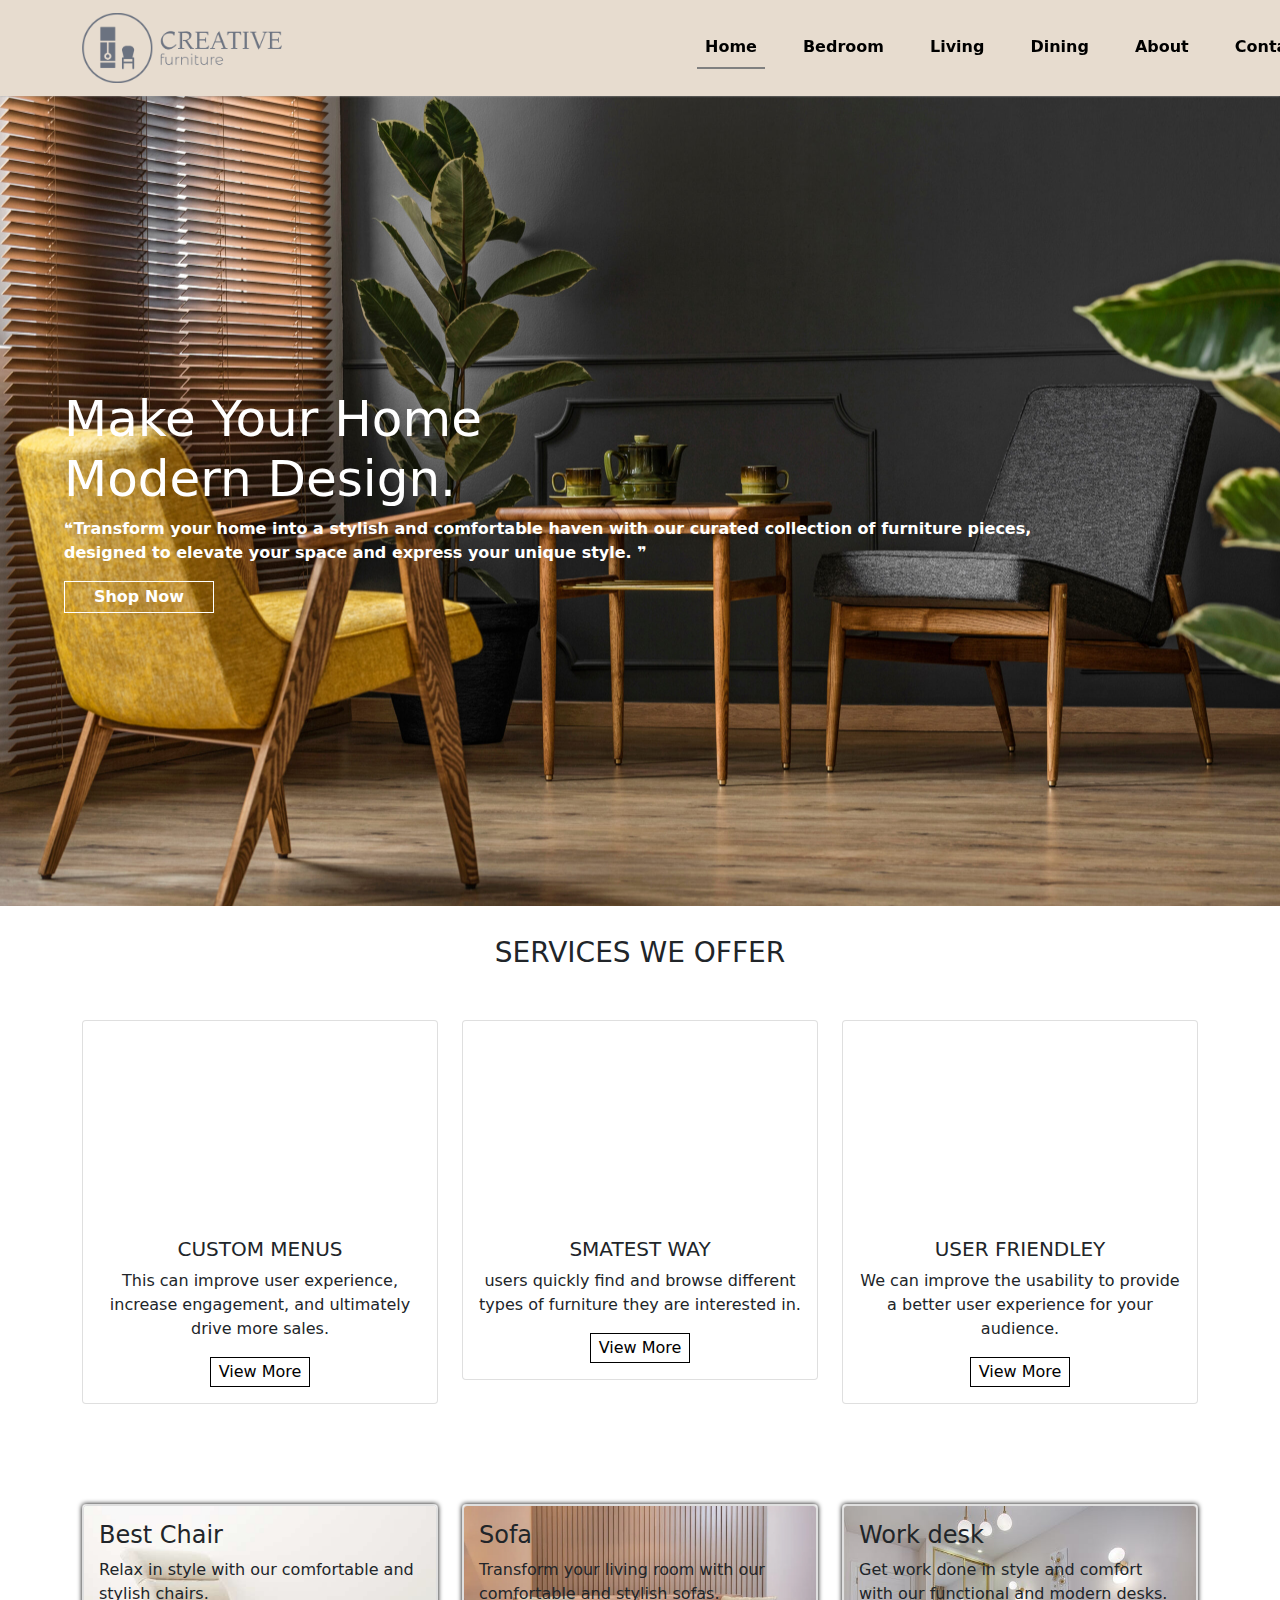
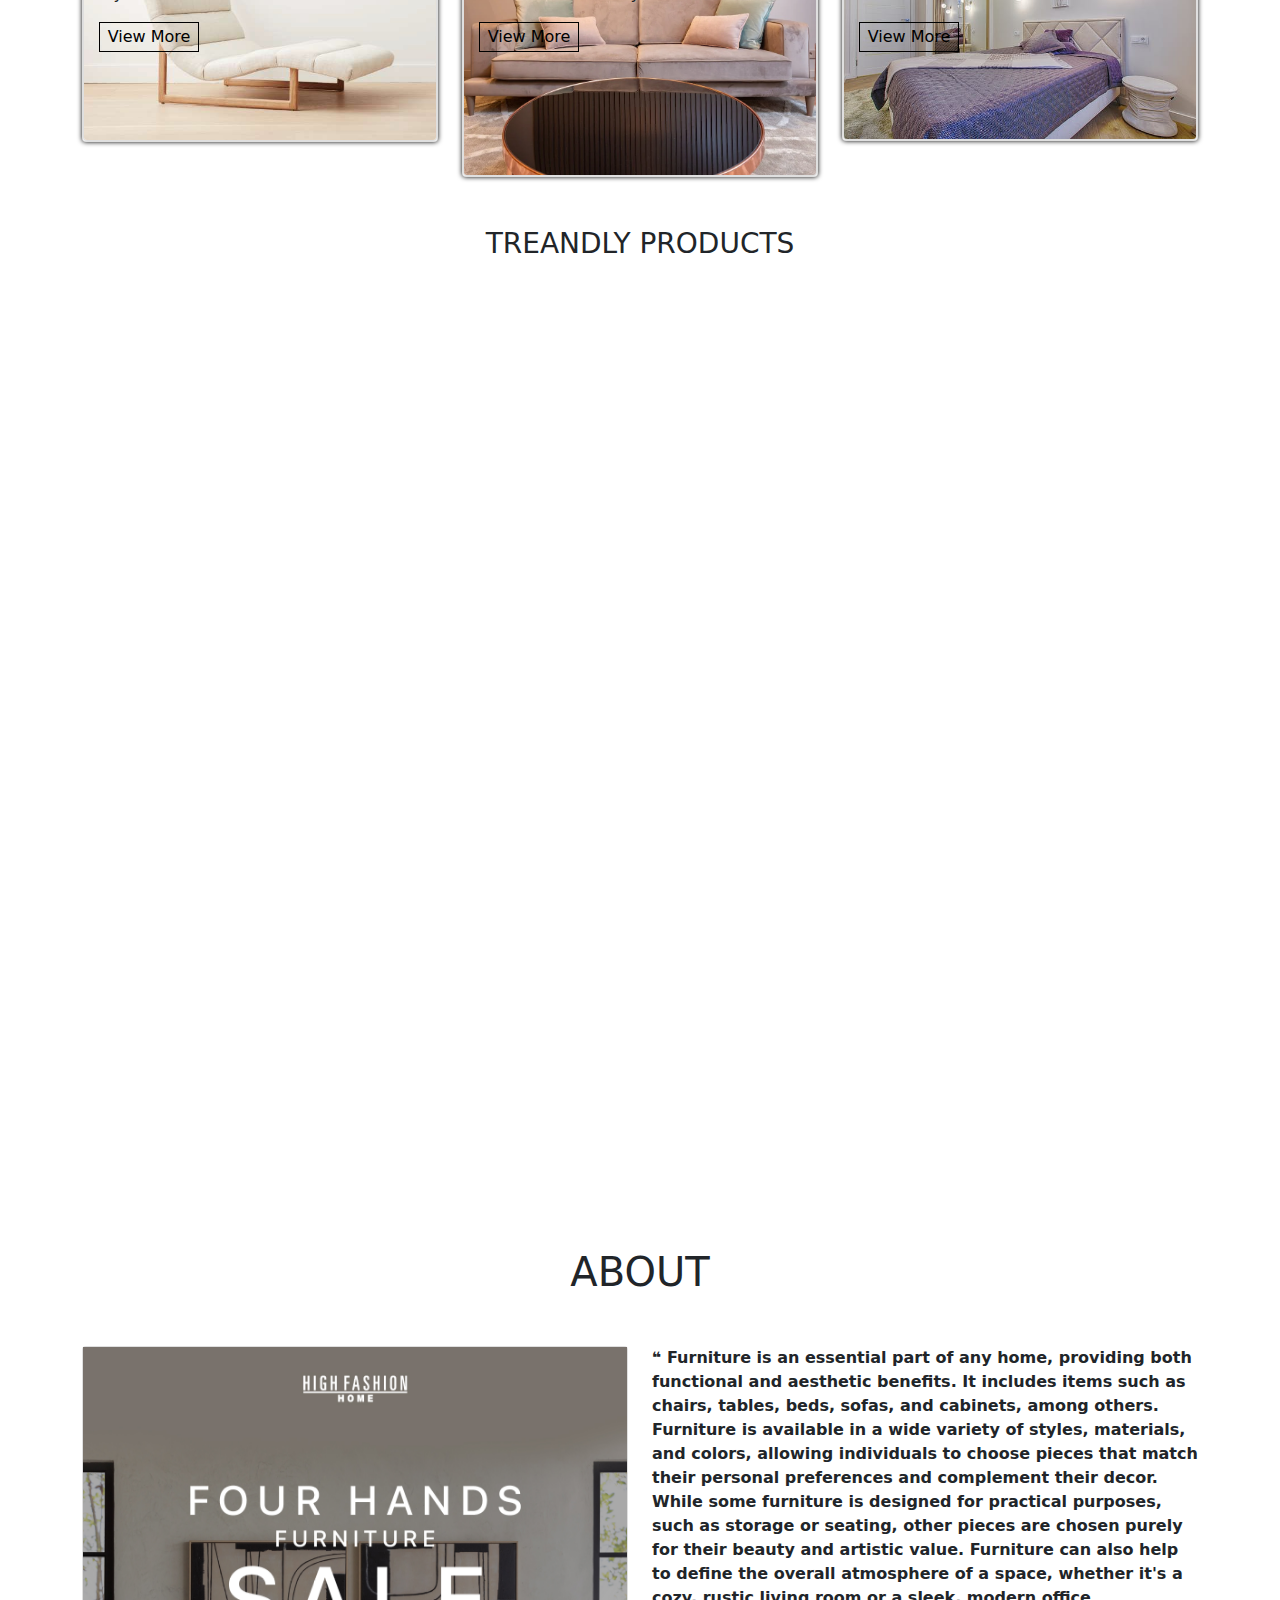
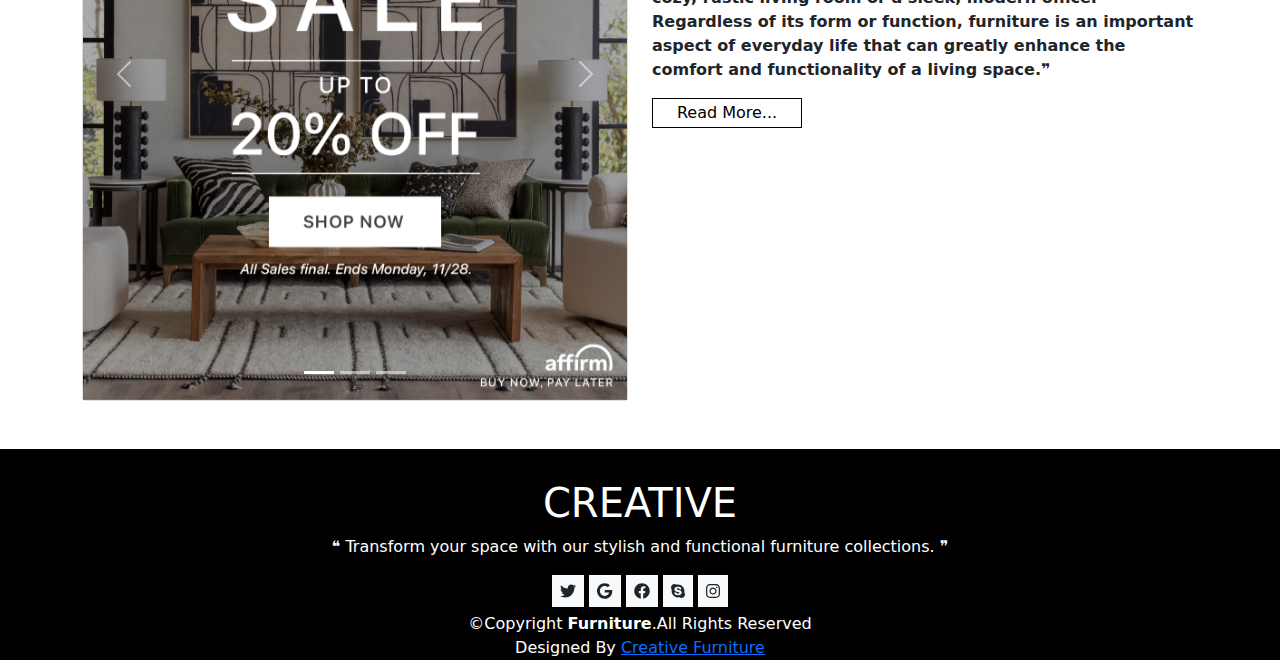
<file: index.html>
<!DOCTYPE html>
<html lang="en">

<head>
    <meta charset="UTF-8">
    <meta http-equiv="X-UA-Compatible" content="IE=edge">
    <meta name="viewport" content="width=device-width, initial-scale=1.0">
    <title>Home page</title>
    <link rel="stylesheet" href="./css/Home.css">
    <link href="./bootstrap/bootstrap.min.css" rel="stylesheet">
    <!--icons-->
    <link href="./fontawesome/css/all.min.css">
    <!--icons-->
    <link href="https://unpkg.com/aos@2.3.1/dist/aos.css" rel="stylesheet">
    <script src="https://unpkg.com/aos@2.3.1/dist/aos.js"></script>
</head>

<body>
    <div class="sticky-nav">
        <nav class="navbar navbar-expand-md navbar-color" id="navbar-color">
            <div class="container">
                <a class="navbar-brand" href="/">
                    <img src="./photoicon/logo.png" alt="" width="200">
                </a>
                <button class="navbar-toggler" type="button" data-bs-toggle="collapse"
                    data-bs-target="#navbarNavDropdown" aria-controls="navbarNavDropdown" aria-expanded="false"
                    aria-label="Toggle navigation">
                    <span class="navbar-toggler-icon"></span>
                </button>
                <div class="collapse navbar-collapse" id="navbarNavDropdown">
                    <ul class="navbar-nav" style="margin-left: 41%;">
                        <li class="nav-item">
                            <a class="nav-link" style="border-bottom: 2px solid grey" href="index.html">Home</a>
                        </li>
                        <li class="nav-item">
                            <a class="nav-link" href="./Badroom.html">Bedroom</a>
                        </li>
                        <li class="nav-item">
                            <a class="nav-link" href="./Living.html">Living</a>
                        </li>
                        <li class="nav-item">
                            <a class="nav-link" href="./dining.html">Dining</a>
                        </li>
                        <li class="nav-item">
                            <a class="nav-link" href="./about.html">About</a>
                        </li>
                        <li class="nav-item">
                            <a class="nav-link" href="contact.html">Contact</a>
                        </li>
                    </ul>
                </div>
            </div>
        </nav>
    </div>
    <div class="main_content d-flex align-items-center">
        <div class="content" style="color: white;">
            <h1>Make Your Home
                <br>Modern Design.
            </h1>
            <b>
                <p>&#10077;Transform your home into a stylish and comfortable haven with our curated collection of
                    furniture
                    pieces,
                    <br> designed to elevate your space and express your unique style. &#10078
                </p>
            </b>
            <div id="btn1">
                <button style="color: white;">Shop Now</button>
            </div>
        </div>
    </div>

    <div class="container">
        <h3 class="text-center" style="padding-top: 30px;">SERVICES WE OFFER </h3>
        <div class="row" style="margin-top: 50px;">
            <div class="col-md-4 py-3 py-md-0">
                <div class="card">
                    <img src="./photoicon/living4.jpeg" data-aos="zoom-in" alt="" class="card image-top" height="200">
                    <div class="card-body">
                        <h5 class="card-titel text-center">CUSTOM MENUS</h5>
                        <p class="text-center"> This can improve user experience, increase engagement, and ultimately
                            drive
                            more sales.
                        </p>
                        <div class="text-center btn2">
                            <button>View More</button>
                        </div>
                    </div>
                </div>
            </div>
            <div class="col-md-4 py-3 py-md-0">
                <div class="card">
                    <img src="./photoicon/living2.jpeg" data-aos="zoom-in" alt="" class="card image-top" height="200px">
                    <div class="card-body">
                        <h5 class="card-titel text-center">SMATEST WAY</h5>
                        <p class="text-center"> users quickly find and browse different types of furniture they are
                            interested in.</p>
                        <div class="text-center btn2">
                            <button>View More</button>
                        </div>
                    </div>
                </div>
            </div>
            <div class="col-md-4 py-3 py-md-0">
                <div class="card">
                    <img src="./photoicon/living.jpeg" data-aos="zoom-in" alt="" class="card image-top" height="200px">
                    <div class="card-body">
                        <h5 class="card-titel text-center">USER FRIENDLEY</h5>
                        <p class="text-center">We can improve the usability to provide a
                            better user experience for your audience.</p>
                        <div class="text-center btn2">
                            <button>View More</button>
                        </div>
                    </div>
                </div>
            </div>
        </div>
    </div>
    <div class="container">
        <div class="row" style="margin-top: 100px;">
            <div class="col-md-4 py-3 py-md-0">
                <div class="card tpc">
                    <img src="./photoicon/chair3.jpg" alt="" class="card image-top img-fluid">
                    <div class="card-img-overlay">
                        <h4 class="card-titel">Best Chair</h4>
                        <p class="card-text">Relax in style with our comfortable and stylish chairs.</p>
                        <div class="btn2">
                            <button>View More</button>
                        </div>
                    </div>
                </div>
            </div>
            <div class="col-md-4 py-3 py-md-0">
                <div class="card tpc">
                    <img src="./photoicon/sofa8.webp" alt="" class="card image-top img-fluid">
                    <div class="card-img-overlay">
                        <h4 class="card-titel">Sofa</h4>
                        <p class="card-text">Transform your living room with our comfortable and stylish sofas.</p>
                        <div class="btn2">
                            <button>View More</button>
                        </div>
                    </div>
                </div>
            </div>
            <div class="col-md-4 py-3 py-md-0">
                <div class="card tpc">
                    <img src="./photoicon/bed2.jpeg" alt="" class="card image-top img-fluid">
                    <div class="card-img-overlay">
                        <h4 class="card-titel">Work desk</h4>
                        <p class="card-text">Get work done in style and comfort with our functional and modern desks.
                        </p>
                        <div class="btn2">
                            <button>View More</button>
                        </div>
                    </div>
                </div>
            </div>
        </div>
    </div>
    <div class="container">
        <h3 class="text-center" style="margin-top: 50px;">TREANDLY PRODUCTS</h3>
        <div class="row" style="margin-top: 50px;">
            <div class="col-md-3 py-md-0 mt-5">
                <div class="card c" data-aos="fade-down-left">
                    <img src="./photoicon/sofa1.jpg" height="250" alt="" class="card image-top">
                    <div class="card-body">
                        <h3 class="card-titel text-center">Best Sofa</h3>
                        <p class="card-text text-center">₹50,000</p>
                        <div class="btn3">
                            <button>Shop Now</button>
                        </div>
                    </div>
                </div>
            </div>
            <div class="col-md-3 py-md-0 mt-5">
                <div class="card c" data-aos="fade-down-left">
                    <img src="./photoicon/sofa2.jpg" height="250" alt="" class="card image-top">
                    <div class="card-body">
                        <h3 class="card-titel text-center">New Sofa</h3>
                        <p class="card-text text-center">₹47,560</p>
                        <div class="btn3">
                            <button>Shop Now</button>
                        </div>
                    </div>
                </div>
            </div>
            <div class="col-md-3 py-md-0 mt-5">
                <div class="card c" data-aos="fade-down-left">
                    <img src="./photoicon/sofa6.webp" height="250" alt="" class="card image-top">
                    <div class="card-body">
                        <h3 class="card-titel text-center">New Sofa</h3>
                        <p class="card-text text-center">₹52,250</p>
                        <div class="btn3">
                            <button>Shop Now</button>
                        </div>
                    </div>
                </div>
            </div>
            <div class="col-md-3 py-md-0 mt-5">
                <div class="card c" data-aos="fade-down-left">
                    <img src="./photoicon/sofa5.webp" height="250" alt="" class="card image-top">
                    <div class="card-body">
                        <h3 class="card-titel text-center">Modern Sofa</h3>
                        <p class="card-text text-center">₹56,540</p>
                        <div class="btn3">
                            <button>Shop Now</button>
                        </div>
                    </div>
                </div>
            </div>
            <div class="col-md-3 py-md-0 mt-5">
                <div class="card c" data-aos="fade-down-right">
                    <img src="./photoicon/chair1.webp" height="250" alt="" class="card image-top">
                    <div class="card-body">
                        <h3 class="card-titel text-center">Best chair</h3>
                        <p class="card-text text-center">₹10,000</p>
                        <div class="btn3">
                            <button>Shop Now</button>
                        </div>
                    </div>
                </div>
            </div>
            <div class="col-md-3 py-md-0 mt-5">
                <div class="card c" data-aos="fade-down-right">
                    <img src="./photoicon/chair2.jfif" height="250" alt="" class="card image-top">
                    <div class="card-body">
                        <h3 class="card-titel text-center">Hanging Chair</h3>
                        <p class="card-text text-center">₹14,250</p>
                        <div class="btn3">
                            <button>Shop Now</button>
                        </div>
                    </div>
                </div>
            </div>
            <div class="col-md-3 py-md-0 mt-5">
                <div class="card c" data-aos="fade-down-right">
                    <img src="./photoicon/chair3.jpg" height="250" alt="" class="card image-top">
                    <div class="card-body">
                        <h3 class="card-titel text-center">New Chair</h3>
                        <p class="card-text text-center">₹12000</p>
                        <div class="btn3">
                            <button>Shop Now</button>
                        </div>
                    </div>
                </div>
            </div>
            <div class="col-md-3 py-md-0 mt-5">
                <div class="card c" data-aos="fade-down-right">
                    <img src="./photoicon/chair4.webp" height="250" alt="" class="card image-top">
                    <div class="card-body">
                        <h3 class="card-titel text-center">Sofa chair</h3>
                        <p class="card-text text-center">₹9,560</p>
                        <div class="btn3">
                            <button>Shop Now</button>
                        </div>
                    </div>
                </div>
            </div>
        </div>
    </div>
    <div class="container">
        <h1 class="text-center" style="margin-top: 50px;">ABOUT</h1>
        <div class="row" style="margin-top: 50px;">
            <div class="col-md-6 py-md-0">
                <div class="card">
                    <div id="carouselExampleIndicators" class="carousel slide" data-bs-ride="carousel">
                        <div class="carousel-indicators">
                            <button type="button" data-bs-target="#carouselExampleIndicators" data-bs-slide-to="0"
                                class="active" aria-current="true" aria-label="Slide 1"></button>
                            <button type="button" data-bs-target="#carouselExampleIndicators" data-bs-slide-to="1"
                                aria-label="Slide 2"></button>
                            <button type="button" data-bs-target="#carouselExampleIndicators" data-bs-slide-to="2"
                                aria-label="Slide 3"></button>
                        </div>
                        <div class="carousel-inner">
                            <div class="carousel-item active">
                                <img src="./photoicon/n10.jpeg" class="d-block w-100" alt="...">
                            </div>
                            <div class="carousel-item">
                                <img src="./photoicon/saleBanner.jpeg" class="d-block w-100" alt="...">
                            </div>
                            <div class="carousel-item">
                                <img src="./photoicon/n30.jpeg" class="d-block w-100" alt="...">
                            </div>
                        </div>
                        <button class="carousel-control-prev" type="button" data-bs-target="#carouselExampleIndicators"
                            data-bs-slide="prev">
                            <span class="carousel-control-prev-icon" aria-hidden="true"></span>
                            <span class="visually-hidden">Previous</span>
                        </button>
                        <button class="carousel-control-next" type="button" data-bs-target="#carouselExampleIndicators"
                            data-bs-slide="next">
                            <span class="carousel-control-next-icon" aria-hidden="true"></span>
                            <span class="visually-hidden">Next</span>
                        </button>
                    </div>
                </div>
            </div>
            <div class="col-md-6 py-3 py-md-0">
                <b>
                    <p>&#10077 Furniture is an essential part of any home, providing both functional and aesthetic
                        benefits.
                        It includes
                        items such as chairs, tables, beds, sofas, and cabinets, among others. Furniture is available in
                        a wide
                        variety of styles, materials, and colors, allowing individuals to choose pieces that match their
                        personal
                        preferences and complement their decor. While some furniture is designed for practical purposes,
                        such as
                        storage or seating, other pieces are chosen purely for their beauty and artistic value.
                        Furniture can
                        also
                        help to define the overall atmosphere of a space, whether it's a cozy, rustic living room or a
                        sleek,
                        modern
                        office. Regardless of its form or function, furniture is an important aspect of everyday life
                        that can
                        greatly
                        enhance the comfort and functionality of a living space.&#10078</p>
                </b>
                <div id="btn4">
                    <button>Read More...</button>
                </div>
            </div>
        </div>
    </div>
    <button type="button" title="Back To Top" class="btn rounded-circle border btn-lg" id="back-top">
        <i class="fas fa-arrow-up"></i>
    </button>
    <!--footer-->
    <footer id="footer" class="mt-5">
        <h1 class="text-center">CREATIVE</h1>
        <p class="text-center">&#10077 Transform your space with our stylish and functional furniture collections.
            &#10078</p>
        <div class="icons text-center">
            <a
                href="https://twitter.com/i/flow/login?input_flow_data=%7B%22requested_variant%22%3A%22eyJsYW5nIjoiZW4ifQ%3D%3D%22%7D"><i
                    class="fa-brands fa-twitter bg-light text-dark p-2"></i></a>
            <a href="https://www.google.com/"><i class="fa-brands fa-google bg-light text-dark p-2"></i></a>
            <a href="#"><i class="fa-brands fa-facebook bg-light text-dark p-2"></i></a>
            <a href="#"><i class="fa-brands fa-skype bg-light text-dark p-2"></i></a>
            <a href="#"><i class="fa-brands fa-instagram bg-light text-dark p-2"></i></a>
        </div>
        <div class="copright text-center" style="color: white;">
            &copy;Copyright <strong><span>Furniture</span></strong>.All Rights Reserved
        </div>
        <div class="credite text-center">
            Designed By <a href="">Creative Furniture</a>
        </div>
    </footer>

    <!--footer-->

    <script src="./fontawesome/js/all.min.js"></script>
    <script src="./bootstrap/bootstrap.min.js"></script>
    <script src="./css/script.js"></script>
</body>
<script>
    AOS.init();
</script>

</html>
</file>
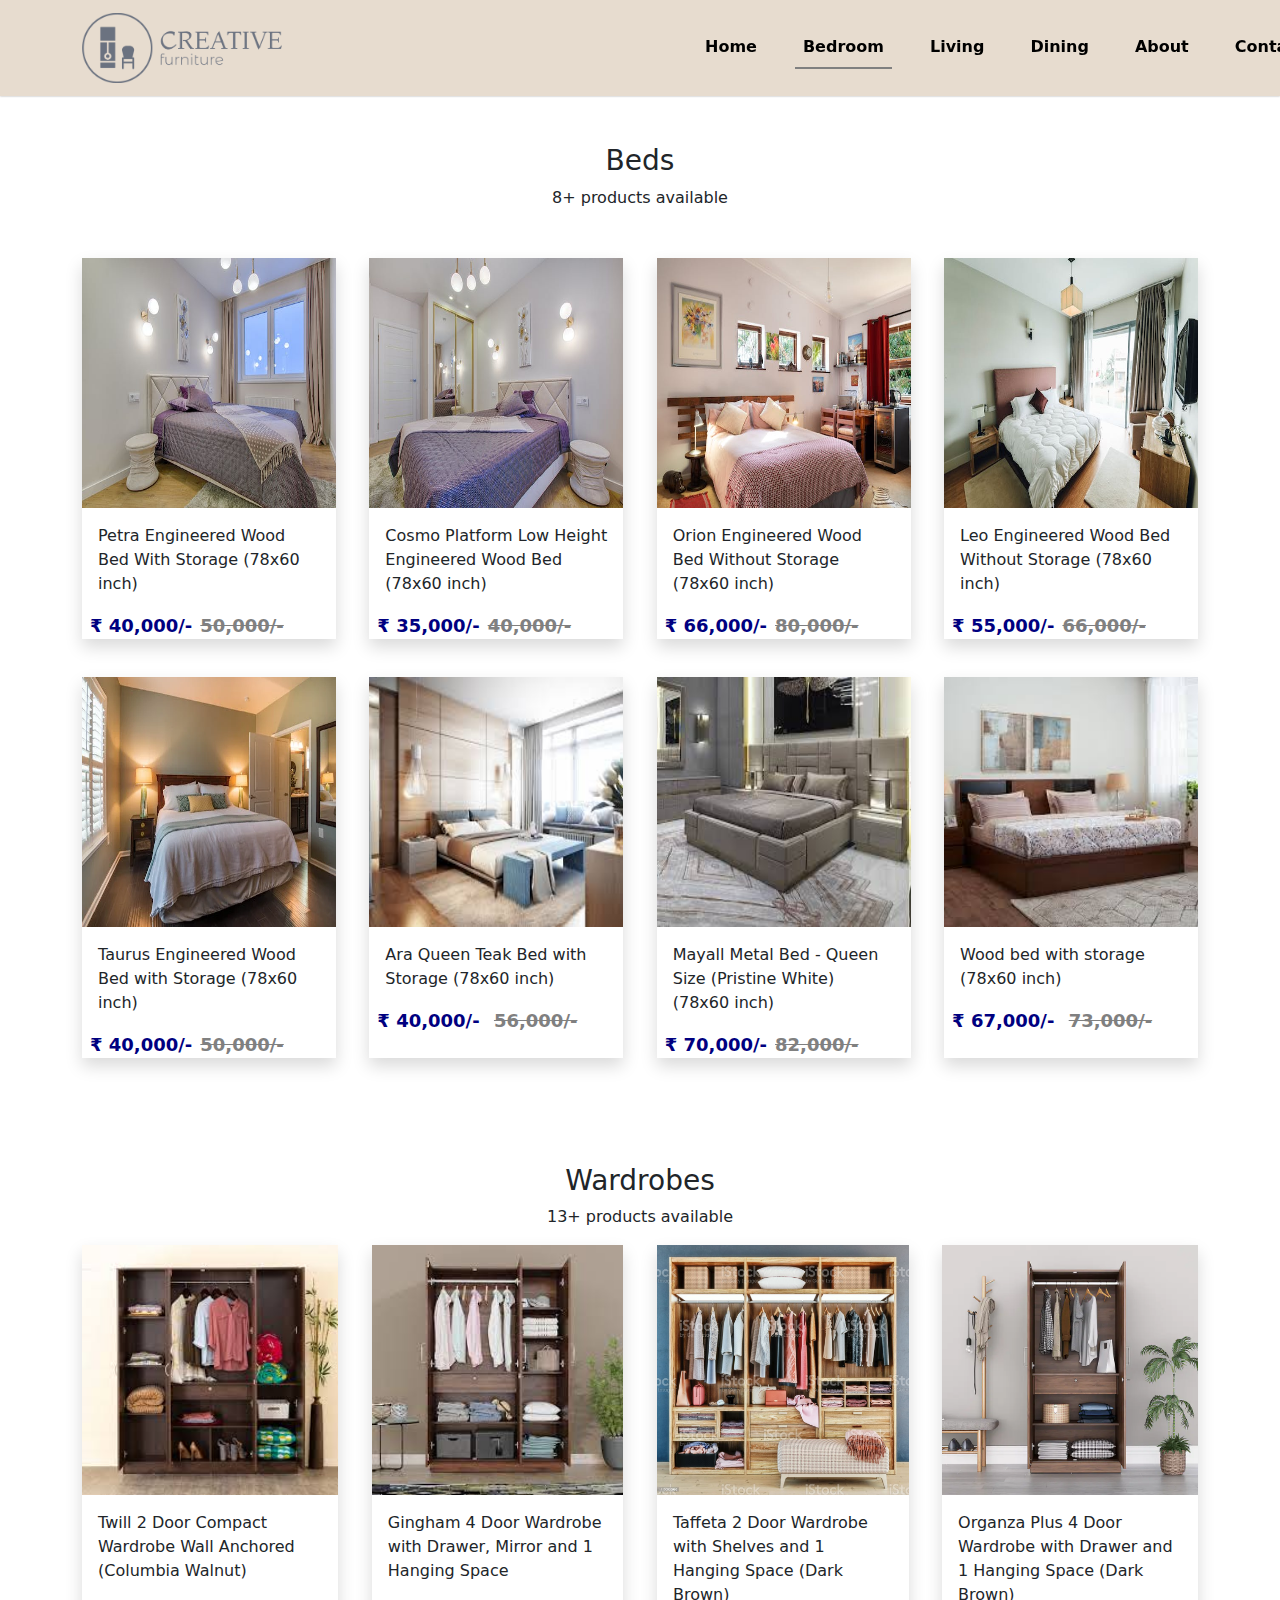
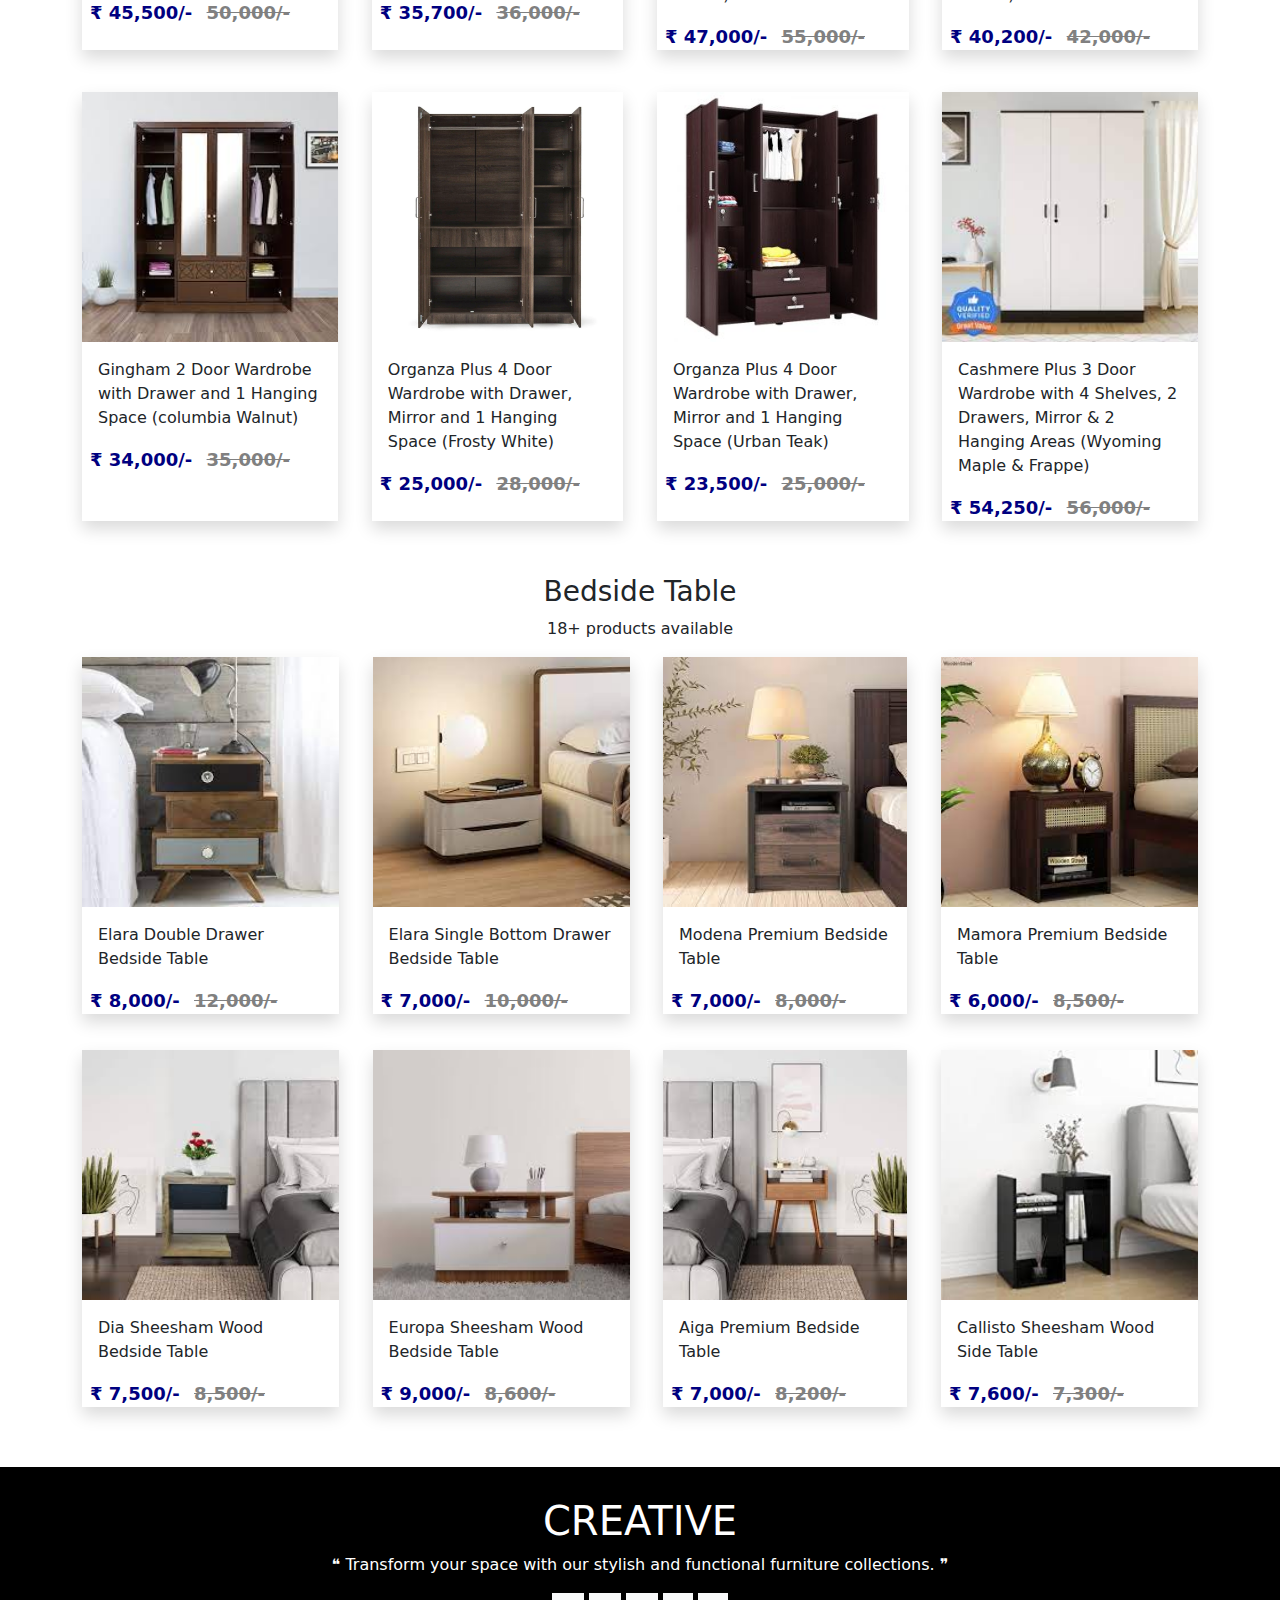
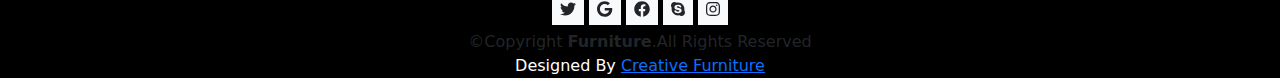
<file: Badroom.html>
<!DOCTYPE html>
<html lang="en">

<head>
    <meta charset="UTF-8">
    <meta http-equiv="X-UA-Compatible" content="IE=edge">
    <meta name="viewport" content="width=device-width, initial-scale=1.0">
    <link href="./bootstrap/bootstrap.min.css" rel="stylesheet">
    <link rel="stylesheet" href="./css/Badroom.css">
    <!--icons-->
    <link href="./fontawesome/css/all.min.css">
    <link rel="stylesheet" href="./css/Home.css">
    <script src="./Jquery/jquery-3.6.3.min.js"></script>
    <!--icons-->
    <title>Badroom Page</title>
</head>

<body>
    <div class="sticky-nav">
        <nav class="navbar navbar-expand-md navbar-color" id="navbar-color">
            <div class="container">
                <a class="navbar-brand" href="/">
                    <img src="./photoicon/logo.png" alt="" width="200">
                </a>
                <button class="navbar-toggler" type="button" data-bs-toggle="collapse"
                    data-bs-target="#navbarNavDropdown" aria-controls="navbarNavDropdown" aria-expanded="false"
                    aria-label="Toggle navigation">
                    <span class="navbar-toggler-icon"></span>
                </button>
                <div class="collapse navbar-collapse" id="navbarNavDropdown">
                    <ul class="navbar-nav" style="margin-left: 41%;">
                        <li class="nav-item">
                            <a class="nav-link" href="./index.html">Home</a>
                        </li>
                        <li class="nav-item">
                            <a class="nav-link" style="border-bottom: 2px solid grey" href="./Badroom.html">Bedroom</a>
                        </li>
                        <li class="nav-item">
                            <a class="nav-link" href="./Living.html">Living</a>
                        </li>
                        <li class="nav-item">
                            <a class="nav-link" href="./dining.html">Dining</a>
                        </li>
                        <li class="nav-item">
                            <a class="nav-link" href="./about.html">About</a>
                        </li>
                        <li class="nav-item">
                            <a class="nav-link" href="contact.html">Contact</a>
                        </li>
                    </ul>
                </div>
            </div>
        </nav>
    </div>
    <div class="container py-5">
        <h3 style="text-align: center;">Beds</h3>
        <p style="text-align: center;">8+ products available</p>
        <div class="bed-container d-grid my-5" id="beds">

        </div>
    </div>
    <div class="container py-5">
        <h3 style="text-align: center;">Wardrobes</h3>
        <p style="text-align: center;">13+ products available</p>
        <div class="bed-container d-grid ">
            <div class="bed-boxes shadow">
                <img src="./photoicon/wardrobe1.jfif" alt="" class="img-fluid w-100">
                <p class="p-3 m-0">Twill 2 Door Compact Wardrobe Wall Anchored (Columbia Walnut)</p>
                <span class="text-center px-2" style="color: navy; font-weight: 700; font-size: large;">₹
                    45,500/- <span class="text-decoration-line-through px-2" style="color: gray;">50,000/-</span></span>
            </div>
            <div class="bed-boxes shadow">
                <img src="./photoicon/wardrobe2.jfif" alt="" class="img-fluid w-100">
                <p class="p-3 m-0">Gingham 4 Door Wardrobe with Drawer, Mirror and 1 Hanging Space</p>
                <span class="text-center px-2" style="color: navy; font-weight: 700; font-size: large;">₹
                    35,700/- <span class="text-decoration-line-through px-2" style="color: gray;">36,000/-</span></span>
            </div>
            <div class="bed-boxes shadow">
                <img src="./photoicon/wardrobe6.jpg" alt="" class="img-fluid w-100">
                <p class="p-3 m-0">Taffeta 2 Door Wardrobe with Shelves and 1 Hanging Space (Dark Brown)</p>
                <span class="text-center px-2" style="color: navy; font-weight: 700; font-size: large;">₹
                    47,000/- <span class="text-decoration-line-through px-2" style="color: gray;">55,000/-</span></span>
            </div>
            <div class="bed-boxes shadow">
                <img src="./photoicon/wardrobe7.webp" alt="" class="img-fluid w-100">
                <p class="p-3 m-0">Organza Plus 4 Door Wardrobe with Drawer and 1 Hanging Space (Dark Brown)</p>
                <span class="text-center px-2" style="color: navy; font-weight: 700; font-size: large;">₹
                    40,200/- <span class="text-decoration-line-through px-2" style="color: gray;">42,000/-</span></span>
            </div>
            <div class="bed-boxes shadow">
                <img src="./photoicon/wardrobe3.jfif" alt="" class="img-fluid w-100">
                <p class="p-3 m-0">Gingham 2 Door Wardrobe with Drawer and 1 Hanging Space (columbia Walnut)</p>
                <span class="text-center px-2" style="color: navy; font-weight: 700; font-size: large;">₹
                    34,000/- <span class="text-decoration-line-through px-2" style="color: gray;">35,000/-</span></span>
            </div>
            <div class="bed-boxes shadow">
                <img src="./photoicon/wardrobe4.webp" alt="" class="img-fluid w-100">
                <p class="p-3 m-0">Organza Plus 4 Door Wardrobe with Drawer, Mirror and 1 Hanging Space (Frosty White)
                </p>
                <span class="text-center px-2" style="color: navy; font-weight: 700; font-size: large;">₹
                    25,000/- <span class="text-decoration-line-through px-2" style="color: gray;">28,000/-</span></span>
            </div>
            <div class="bed-boxes shadow">
                <img src="./photoicon/wardrobe9.jpg" alt="" class="img-fluid w-100">
                <p class="p-3 m-0">Organza Plus 4 Door Wardrobe with Drawer, Mirror and 1 Hanging Space (Urban Teak)</p>
                <span class="text-center px-2" style="color: navy; font-weight: 700; font-size: large;">₹
                    23,500/- <span class="text-decoration-line-through px-2" style="color: gray;">25,000/-</span></span>
            </div>
            <div class="bed-boxes shadow">
                <img src="./photoicon/wardrobe5.jfif" alt="" class="img-fluid w-100">
                <p class="p-3 m-0">Cashmere Plus 3 Door Wardrobe with 4 Shelves, 2 Drawers, Mirror & 2 Hanging Areas
                    (Wyoming Maple & Frappe)</p>
                <span class="text-center px-2" style="color: navy; font-weight: 700; font-size: large;">₹
                    54,250/- <span class="text-decoration-line-through px-2" style="color: gray;">56,000/-</span></span>
            </div>
        </div>
    </div>
    <div class="container py-5">
        <h3 style="text-align: center;">Bedside Table</h3>
        <p style="text-align: center;">18+ products available</p>
        <div class="bed-container d-grid ">
            <div class="bed-boxes shadow">
                <img src="./photoicon/bedside1.jfif" alt="" class="img-fluid w-100">
                <p class="p-3 m-0">Elara Double Drawer Bedside Table</p>
                <span class="text-center px-2" style="color: navy; font-weight: 700; font-size: large;">₹
                    8,000/- <span class="text-decoration-line-through px-2" style="color: gray;">12,000/-</span></span>
            </div>
            <div class="bed-boxes shadow">
                <img src="./photoicon/bedside22.jfif" alt="" class="img-fluid w-100">
                <p class="p-3 m-0">Elara Single Bottom Drawer Bedside Table</p>
                <span class="text-center px-2" style="color: navy; font-weight: 700; font-size: large;">₹
                    7,000/- <span class="text-decoration-line-through px-2" style="color: gray;">10,000/-</span></span>
            </div>
            <div class="bed-boxes shadow">
                <img src="./photoicon/bedside3.jfif" alt="" class="img-fluid w-100">
                <p class="p-3 m-0">Modena Premium Bedside Table</p>
                <span class="text-center px-2" style="color: navy; font-weight: 700; font-size: large;">₹
                    7,000/- <span class="text-decoration-line-through px-2" style="color: gray;">8,000/-</span></span>
            </div>
            <div class="bed-boxes shadow">
                <img src="./photoicon/bedside4.jfif" alt="" class="img-fluid w-100">
                <p class="p-3 m-0">Mamora Premium Bedside Table</p>
                <span class="text-center px-2" style="color: navy; font-weight: 700; font-size: large;">₹
                    6,000/- <span class="text-decoration-line-through px-2" style="color: gray;">8,500/-</span></span>
            </div>
            <div class="bed-boxes shadow">
                <img src="./photoicon/bedside5.jfif" alt="" class="img-fluid w-100">
                <p class="p-3 m-0">Dia Sheesham Wood Bedside Table</p>
                <span class="text-center px-2" style="color: navy; font-weight: 700; font-size: large;">₹
                    7,500/- <span class="text-decoration-line-through px-2" style="color: gray;">8,500/-</span></span>
            </div>
            <div class="bed-boxes shadow">
                <img src="./photoicon/bedside6.jfif" alt="" class="img-fluid w-100">
                <p class="p-3 m-0">Europa Sheesham Wood Bedside Table</p>
                <span class="text-center px-2" style="color: navy; font-weight: 700; font-size: large;">₹
                    9,000/- <span class="text-decoration-line-through px-2" style="color: gray;">8,600/-</span></span>
            </div>
            <div class="bed-boxes shadow">
                <img src="./photoicon/bedside7.jfif" alt="" class="img-fluid w-100">
                <p class="p-3 m-0">Aiga Premium Bedside Table</p>
                <span class="text-center px-2" style="color: navy; font-weight: 700; font-size: large;">₹
                    7,000/- <span class="text-decoration-line-through px-2" style="color: gray;">8,200/-</span></span>
            </div>
            <div class="bed-boxes shadow">
                <img src="./photoicon/bedside8.jfif" alt="" class="img-fluid w-100">
                <p class="p-3 m-0">Callisto Sheesham Wood Side Table</p>
                <span class="text-center px-2" style="color: navy; font-weight: 700; font-size: large;">₹
                    7,600/- <span class="text-decoration-line-through px-2" style="color: gray;">7,300/-</span></span>
            </div>
        </div>
    </div>
    <button type="button" title="Back To Top" class="btn rounded-circle border btn-lg" id="back-top">
        <i class="fas fa-arrow-up"></i>
    </button>
    <footer id="footer" style="margin-top: 10px;" class="mt-5">
        <h1 class="text-center">CREATIVE</h1>
        <p class="text-center">&#10077 Transform your space with our stylish and functional furniture collections.
            &#10078</p>
        <div class="icons text-center">
            <a
                href="https://twitter.com/i/flow/login?input_flow_data=%7B%22requested_variant%22%3A%22eyJsYW5nIjoiZW4ifQ%3D%3D%22%7D"><i
                    class="fa-brands fa-twitter bg-light text-dark p-2"></i></a>
            <a href="https://www.google.com/"><i class="fa-brands fa-google bg-light text-dark p-2"></i></a>
            <a href="#"><i class="fa-brands fa-facebook bg-light text-dark p-2"></i></a>
            <a href="#"><i class="fa-brands fa-skype bg-light text-dark p-2"></i></a>
            <a href="#"><i class="fa-brands fa-instagram bg-light text-dark p-2"></i></a>
        </div>
        <div class="copright text-center">
            &copy;Copyright <strong><span>Furniture</span></strong>.All Rights Reserved
        </div>
        <div class="credite text-center">
            Designed By <a href="">Creative Furniture</a>
        </div>
    </footer>
    <script>
        $(document).ready(function () {
            const xhr = new XMLHttpRequest();
            xhr.open('GET', './beds.json', true);
            xhr.send();
            xhr.onreadystatechange = function () {
                if (this.readyState == 4 && this.status == 200) {
                    var bedData = JSON.parse(this.responseText)
                    var i;
                    var data = "";
                    for (i = 0; i < bedData.length; i++) {
                        data += `
                       <div class="bed-boxes shadow">
                                 <img src="`+ bedData[i].img + `" alt="" class="img-fluid w-100">
                                  <p class="p-3 m-0">` + bedData[i].title + `</p>
                                  <span class="text-center px-2" style="color: navy; font-weight: 700; font-size: large;">
                                    ` + bedData[i].price + `<span class="text-decoration-line-through px-2"
                                    style="color: gray;">` + bedData[i].discount + `</span></span>
                       </div> `
                    }
                    $('#beds').append(data);
                }
            }
        });
    </script>
    <script src="./bootstrap/bootstrap.min.js"></script>
    <script src="./fontawesome/js/all.min.js"></script>
    <script src="./css/script.js"></script>
</body>

</html>
</file>
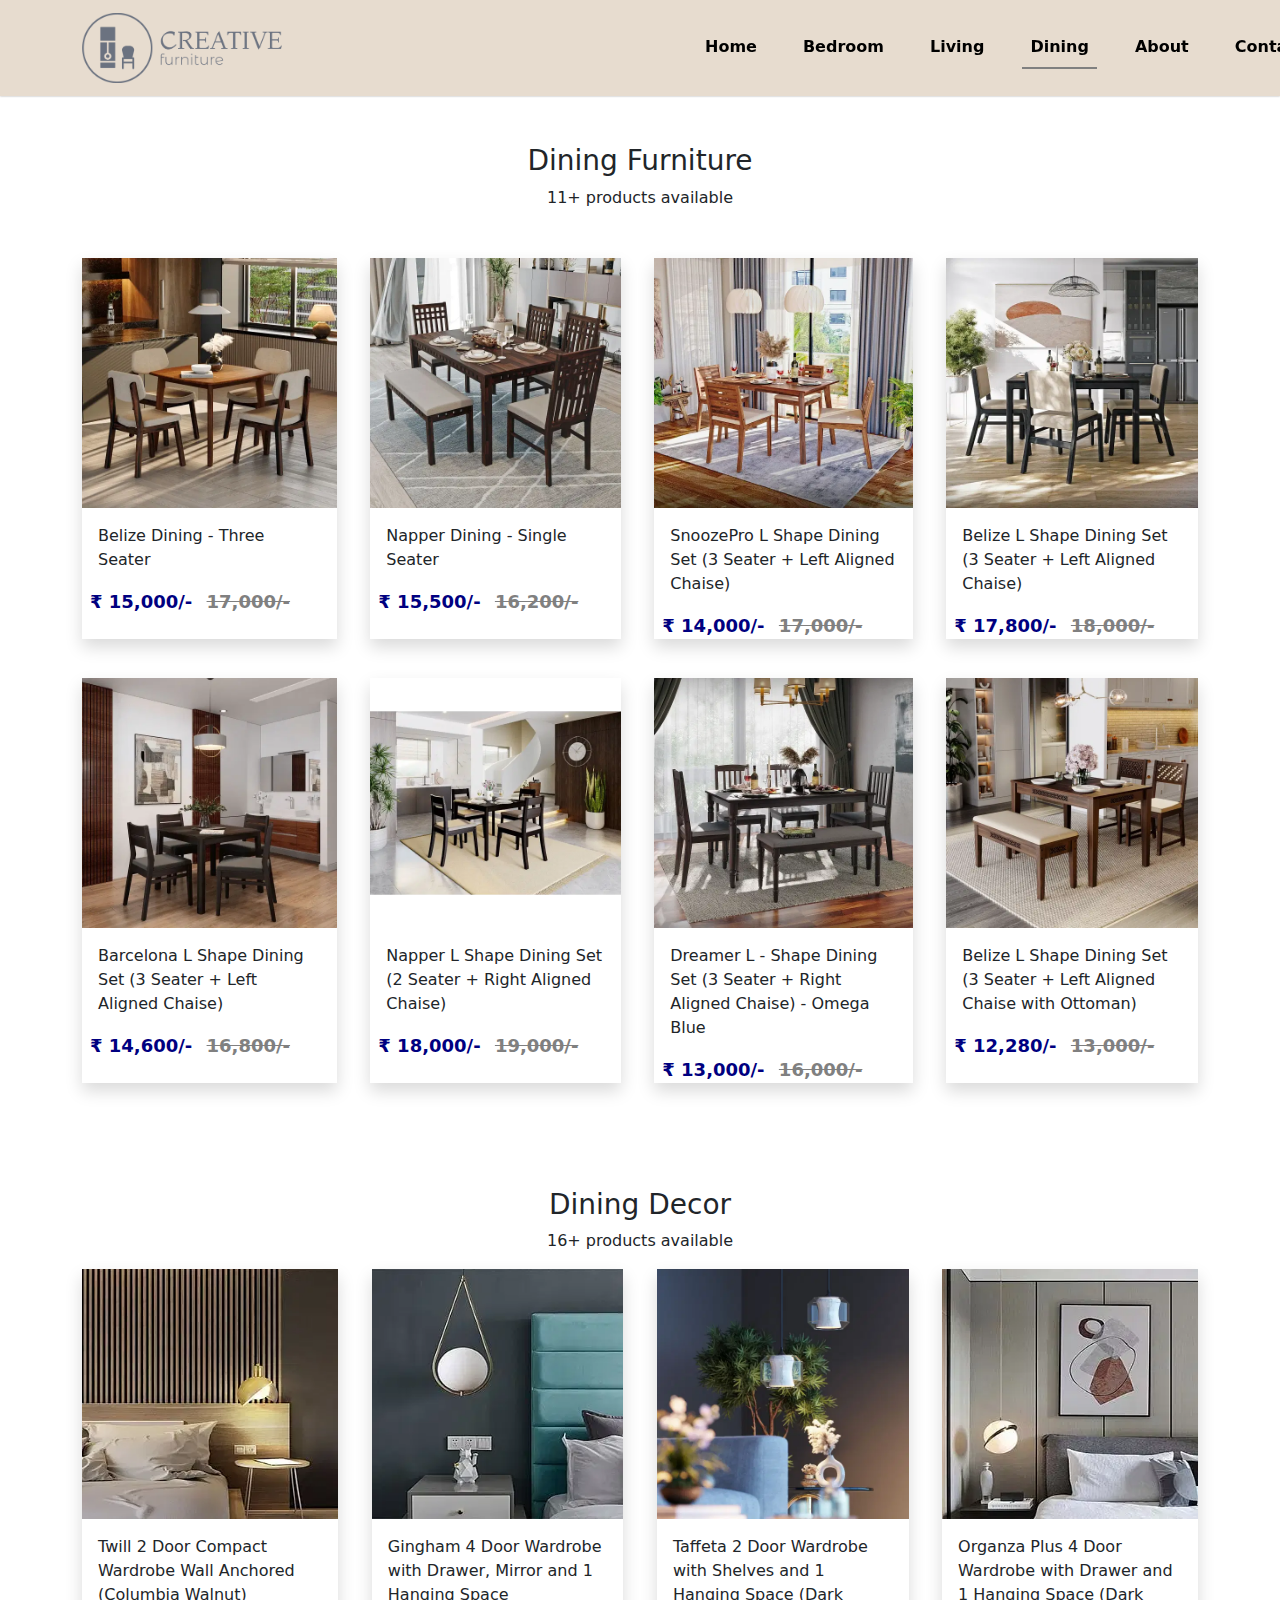
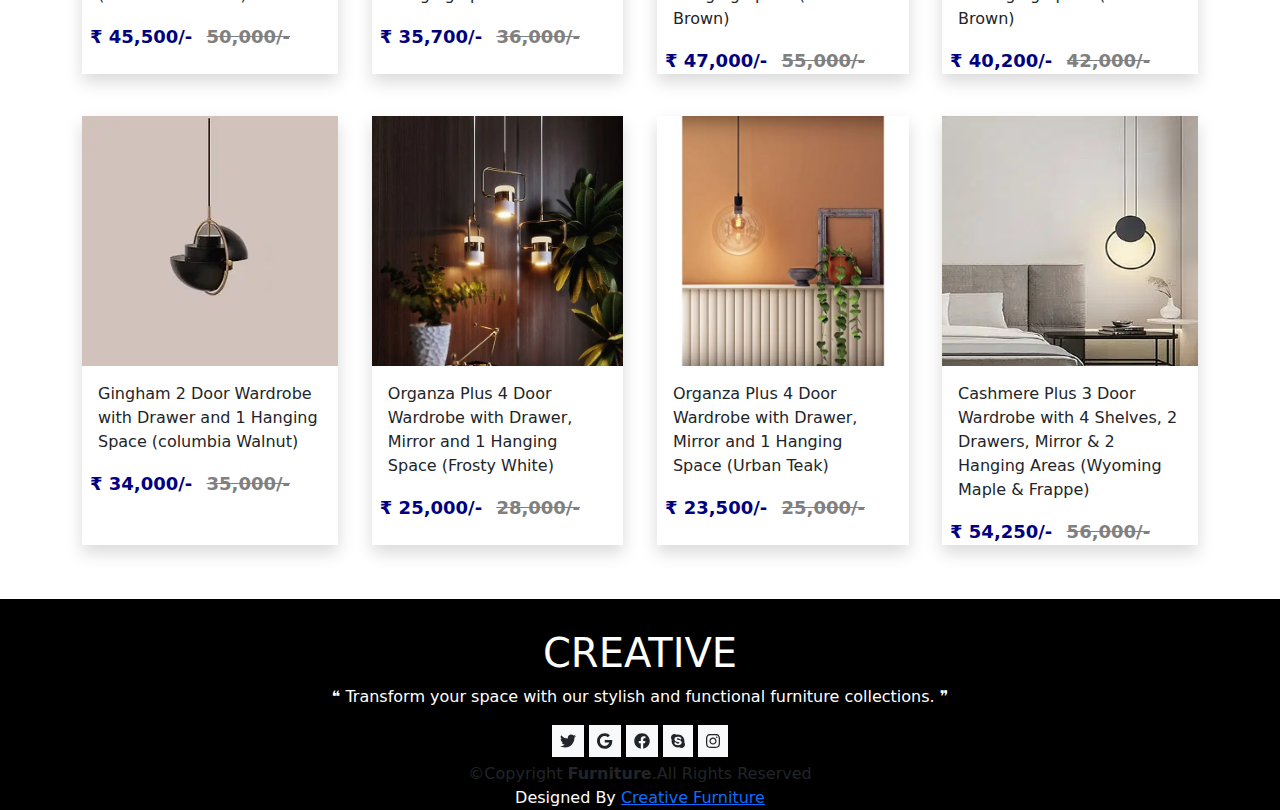
<file: dining.html>
<!DOCTYPE html>
<html lang="en">

<head>
    <meta charset="UTF-8">
    <meta http-equiv="X-UA-Compatible" content="IE=edge">
    <meta name="viewport" content="width=device-width, initial-scale=1.0">
    <link href="./bootstrap/bootstrap.min.css" rel="stylesheet">
    <link rel="stylesheet" href="./css/Badroom.css">
    <link rel="stylesheet" href="./css/Home.css">
    <!--icons-->
    <link href="./fontawesome/css/all.min.css">
    <!--icons-->
    <title>Dining Page</title>
</head>

<body>
    <div class="sticky-nav">
        <nav class="navbar navbar-expand-md navbar-color" id="navbar-color">
            <div class="container">
                <a class="navbar-brand" href="/">
                    <img src="./photoicon/logo.png" alt="" width="200">
                </a>
                <button class="navbar-toggler" type="button" data-bs-toggle="collapse"
                    data-bs-target="#navbarNavDropdown" aria-controls="navbarNavDropdown" aria-expanded="false"
                    aria-label="Toggle navigation">
                    <span class="navbar-toggler-icon"></span>
                </button>
                <div class="collapse navbar-collapse" id="navbarNavDropdown">
                    <ul class="navbar-nav" style="margin-left: 41%;">
                        <li class="nav-item">
                            <a class="nav-link" href="./index.html">Home</a>
                        </li>
                        <li class="nav-item">
                            <a class="nav-link" href="./Badroom.html">Bedroom</a>
                        </li>
                        <li class="nav-item">
                            <a class="nav-link" href="./Living.html">Living</a>
                        </li>
                        <li class="nav-item">
                            <a class="nav-link" style="border-bottom: 2px solid grey" href="./dining.html">Dining</a>
                        </li>
                        <li class="nav-item">
                            <a class="nav-link" href="./about.html">About</a>
                        </li>
                        <li class="nav-item">
                            <a class="nav-link" href="contact.html">Contact</a>
                        </li>
                    </ul>
                </div>
            </div>
        </nav>
    </div>
    <div class="container py-5">
        <h3 style="text-align: center;">Dining Furniture</h3>
        <p style="text-align: center;">11+ products available</p>
        <div class="bed-container d-grid my-5">
            <div class="bed-boxes shadow">
                <img src="./photoicon/diningtable.webp" alt="" class="img-fluid w-100">
                <p class="p-3 m-0">Belize Dining - Three Seater</p>
                <span class="text-center px-2" style="color: navy; font-weight: 700; font-size: large;">₹
                    15,000/- <span class="text-decoration-line-through px-2" style="color: gray;">17,000/-</span></span>
            </div>
            <div class="bed-boxes shadow">
                <img src="./photoicon/diningtable1.webp" alt="" class="img-fluid w-100">
                <p class="p-3 m-0">Napper Dining - Single Seater</p>
                <span class="text-center px-2" style="color: navy; font-weight: 700; font-size: large;">₹
                    15,500/- <span class="text-decoration-line-through px-2" style="color: gray;">16,200/-</span></span>
            </div>
            <div class="bed-boxes shadow">
                <img src="./photoicon/diningtable2.webp" alt="" class="img-fluid w-100">
                <p class="p-3 m-0">SnoozePro L Shape Dining Set (3 Seater + Left Aligned Chaise)</p>
                <span class="text-center px-2" style="color: navy; font-weight: 700; font-size: large;">₹
                    14,000/- <span class="text-decoration-line-through px-2" style="color: gray;">17,000/-</span></span>
            </div>
            <div class="bed-boxes shadow">
                <img src="./photoicon/diningtable3.webp" alt="" class="img-fluid w-100">
                <p class="p-3 m-0">Belize L Shape Dining Set (3 Seater + Left Aligned Chaise)</p>
                <span class="text-center px-2" style="color: navy; font-weight: 700; font-size: large;">₹
                    17,800/- <span class="text-decoration-line-through px-2" style="color: gray;">18,000/-</span></span>
            </div>
            <div class="bed-boxes shadow">
                <img src="./photoicon/diningtable4.webp" alt="" class="img-fluid w-100">
                <p class="p-3 m-0">Barcelona L Shape Dining Set (3 Seater + Left Aligned Chaise)</p>
                <span class="text-center px-2" style="color: navy; font-weight: 700; font-size: large;">₹
                    14,600/- <span class="text-decoration-line-through px-2" style="color: gray;">16,800/-</span></span>
            </div>
            <div class="bed-boxes shadow">
                <img src="./photoicon/diningtable5.webp" alt="" class="img-fluid w-100">
                <p class="p-3 m-0">Napper L Shape Dining Set (2 Seater + Right Aligned Chaise)</p>
                <span class="text-center px-2" style="color: navy; font-weight: 700; font-size: large;">₹
                    18,000/- <span class="text-decoration-line-through px-2" style="color: gray;">19,000/-</span></span>
            </div>
            <div class="bed-boxes shadow">
                <img src="./photoicon/diningtable6.webp" alt="" class="img-fluid w-100">
                <p class="p-3 m-0">Dreamer L - Shape Dining Set (3 Seater + Right Aligned Chaise) - Omega Blue</p>
                <span class="text-center px-2" style="color: navy; font-weight: 700; font-size: large;">₹
                    13,000/- <span class="text-decoration-line-through px-2" style="color: gray;">16,000/-</span></span>
            </div>
            <div class="bed-boxes shadow">
                <img src="./photoicon/diningtable7.webp" alt="" class="img-fluid w-100">
                <p class="p-3 m-0">Belize L Shape Dining Set (3 Seater + Left Aligned Chaise with Ottoman)</p>
                <span class="text-center px-2" style="color: navy; font-weight: 700; font-size: large;">₹
                    12,280/- <span class="text-decoration-line-through px-2" style="color: gray;">13,000/-</span></span>
            </div>
        </div>
    </div>
    <div class="container py-5">
        <h3 style="text-align: center;">Dining Decor</h3>
        <p style="text-align: center;">16+ products available</p>
        <div class="bed-container d-grid ">
            <div class="bed-boxes shadow">
                <img src="./photoicon/decor.webp" alt="" class="img-fluid w-100">
                <p class="p-3 m-0">Twill 2 Door Compact Wardrobe Wall Anchored (Columbia Walnut)</p>
                <span class="text-center px-2" style="color: navy; font-weight: 700; font-size: large;">₹
                    45,500/- <span class="text-decoration-line-through px-2" style="color: gray;">50,000/-</span></span>
            </div>
            <div class="bed-boxes shadow">
                <img src="./photoicon/decor1.webp" alt="" class="img-fluid w-100">
                <p class="p-3 m-0">Gingham 4 Door Wardrobe with Drawer, Mirror and 1 Hanging Space</p>
                <span class="text-center px-2" style="color: navy; font-weight: 700; font-size: large;">₹
                    35,700/- <span class="text-decoration-line-through px-2" style="color: gray;">36,000/-</span></span>
            </div>
            <div class="bed-boxes shadow">
                <img src="./photoicon/decor2.webp" alt="" class="img-fluid w-100">
                <p class="p-3 m-0">Taffeta 2 Door Wardrobe with Shelves and 1 Hanging Space (Dark Brown)</p>
                <span class="text-center px-2" style="color: navy; font-weight: 700; font-size: large;">₹
                    47,000/- <span class="text-decoration-line-through px-2" style="color: gray;">55,000/-</span></span>
            </div>
            <div class="bed-boxes shadow">
                <img src="./photoicon/decor3.webp" alt="" class="img-fluid w-100">
                <p class="p-3 m-0">Organza Plus 4 Door Wardrobe with Drawer and 1 Hanging Space (Dark Brown)</p>
                <span class="text-center px-2" style="color: navy; font-weight: 700; font-size: large;">₹
                    40,200/- <span class="text-decoration-line-through px-2" style="color: gray;">42,000/-</span></span>
            </div>
            <div class="bed-boxes shadow">
                <img src="./photoicon/decor4.webp" alt="" class="img-fluid w-100">
                <p class="p-3 m-0">Gingham 2 Door Wardrobe with Drawer and 1 Hanging Space (columbia Walnut)</p>
                <span class="text-center px-2" style="color: navy; font-weight: 700; font-size: large;">₹
                    34,000/- <span class="text-decoration-line-through px-2" style="color: gray;">35,000/-</span></span>
            </div>
            <div class="bed-boxes shadow">
                <img src="./photoicon/decor5.webp" alt="" class="img-fluid w-100">
                <p class="p-3 m-0">Organza Plus 4 Door Wardrobe with Drawer, Mirror and 1 Hanging Space (Frosty White)
                </p>
                <span class="text-center px-2" style="color: navy; font-weight: 700; font-size: large;">₹
                    25,000/- <span class="text-decoration-line-through px-2" style="color: gray;">28,000/-</span></span>
            </div>
            <div class="bed-boxes shadow">
                <img src="./photoicon/decor6.webp" alt="" class="img-fluid w-100">
                <p class="p-3 m-0">Organza Plus 4 Door Wardrobe with Drawer, Mirror and 1 Hanging Space (Urban Teak)</p>
                <span class="text-center px-2" style="color: navy; font-weight: 700; font-size: large;">₹
                    23,500/- <span class="text-decoration-line-through px-2" style="color: gray;">25,000/-</span></span>
            </div>
            <div class="bed-boxes shadow">
                <img src="./photoicon/decor7.webp" alt="" class="img-fluid w-100">
                <p class="p-3 m-0">Cashmere Plus 3 Door Wardrobe with 4 Shelves, 2 Drawers, Mirror & 2 Hanging Areas
                    (Wyoming Maple & Frappe)</p>
                <span class="text-center px-2" style="color: navy; font-weight: 700; font-size: large;">₹
                    54,250/- <span class="text-decoration-line-through px-2" style="color: gray;">56,000/-</span></span>
            </div>
        </div>
    </div>
    <button type="button" title="Back To Top" class="btn rounded-circle border btn-lg" id="back-top">
        <i class="fas fa-arrow-up"></i>
    </button>
    <footer id="footer" class="mt-5">
        <h1 class="text-center">CREATIVE</h1>
        <p class="text-center">&#10077 Transform your space with our stylish and functional furniture collections.
            &#10078</p>
        <div class="icons text-center">
            <a
                href="https://twitter.com/i/flow/login?input_flow_data=%7B%22requested_variant%22%3A%22eyJsYW5nIjoiZW4ifQ%3D%3D%22%7D"><i
                    class="fa-brands fa-twitter bg-light text-dark p-2"></i></a>
            <a href="https://www.google.com/"><i class="fa-brands fa-google bg-light text-dark p-2"></i></a>
            <a href="#"><i class="fa-brands fa-facebook bg-light text-dark p-2"></i></a>
            <a href="#"><i class="fa-brands fa-skype bg-light text-dark p-2"></i></a>
            <a href="#"><i class="fa-brands fa-instagram bg-light text-dark p-2"></i></a>
        </div>
        <div class="copright text-center">
            &copy;Copyright <strong><span>Furniture</span></strong>.All Rights Reserved
        </div>
        <div class="credite text-center">
            Designed By <a href="">Creative Furniture</a>
        </div>
    </footer>
    <script src="./fontawesome/js/all.min.js"></script>
    <script src="./bootstrap/bootstrap.min.js"></script>
    <script src="./css/script.js"></script>
</body>

</html>
</file>
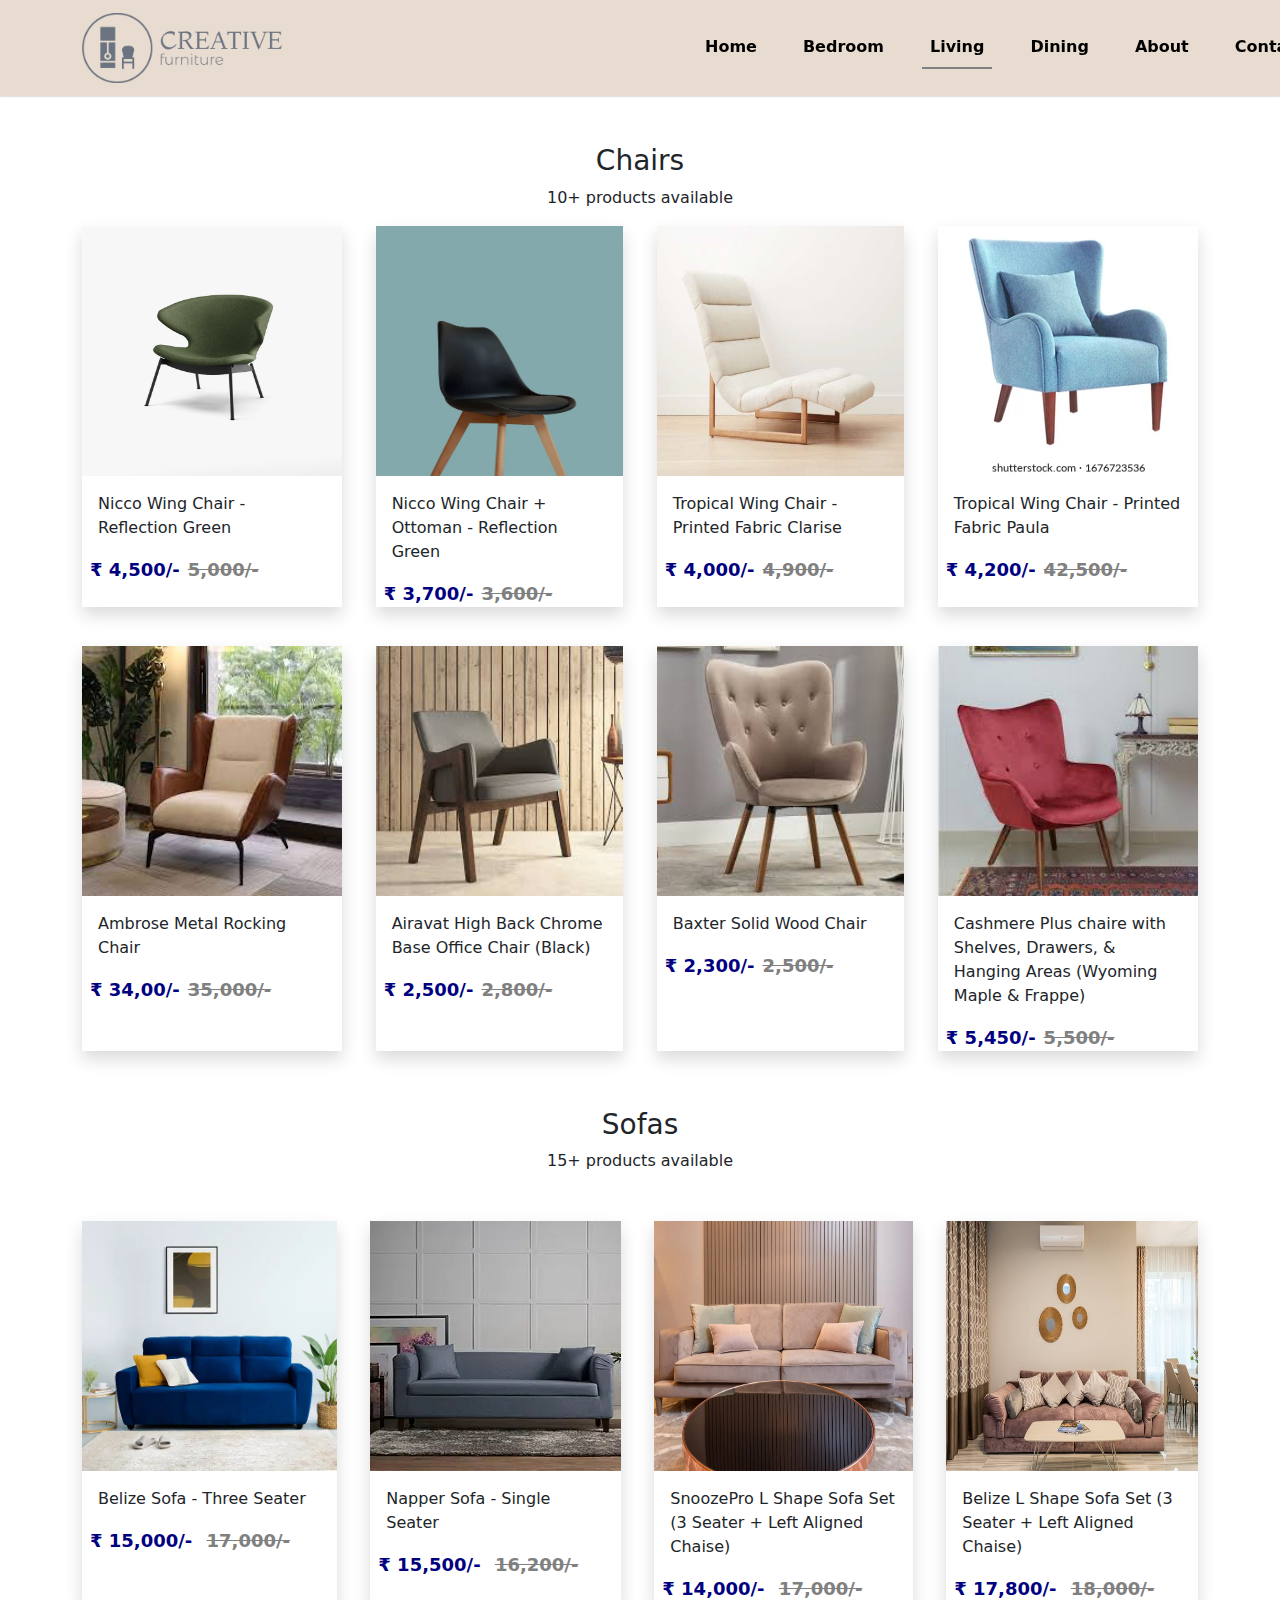
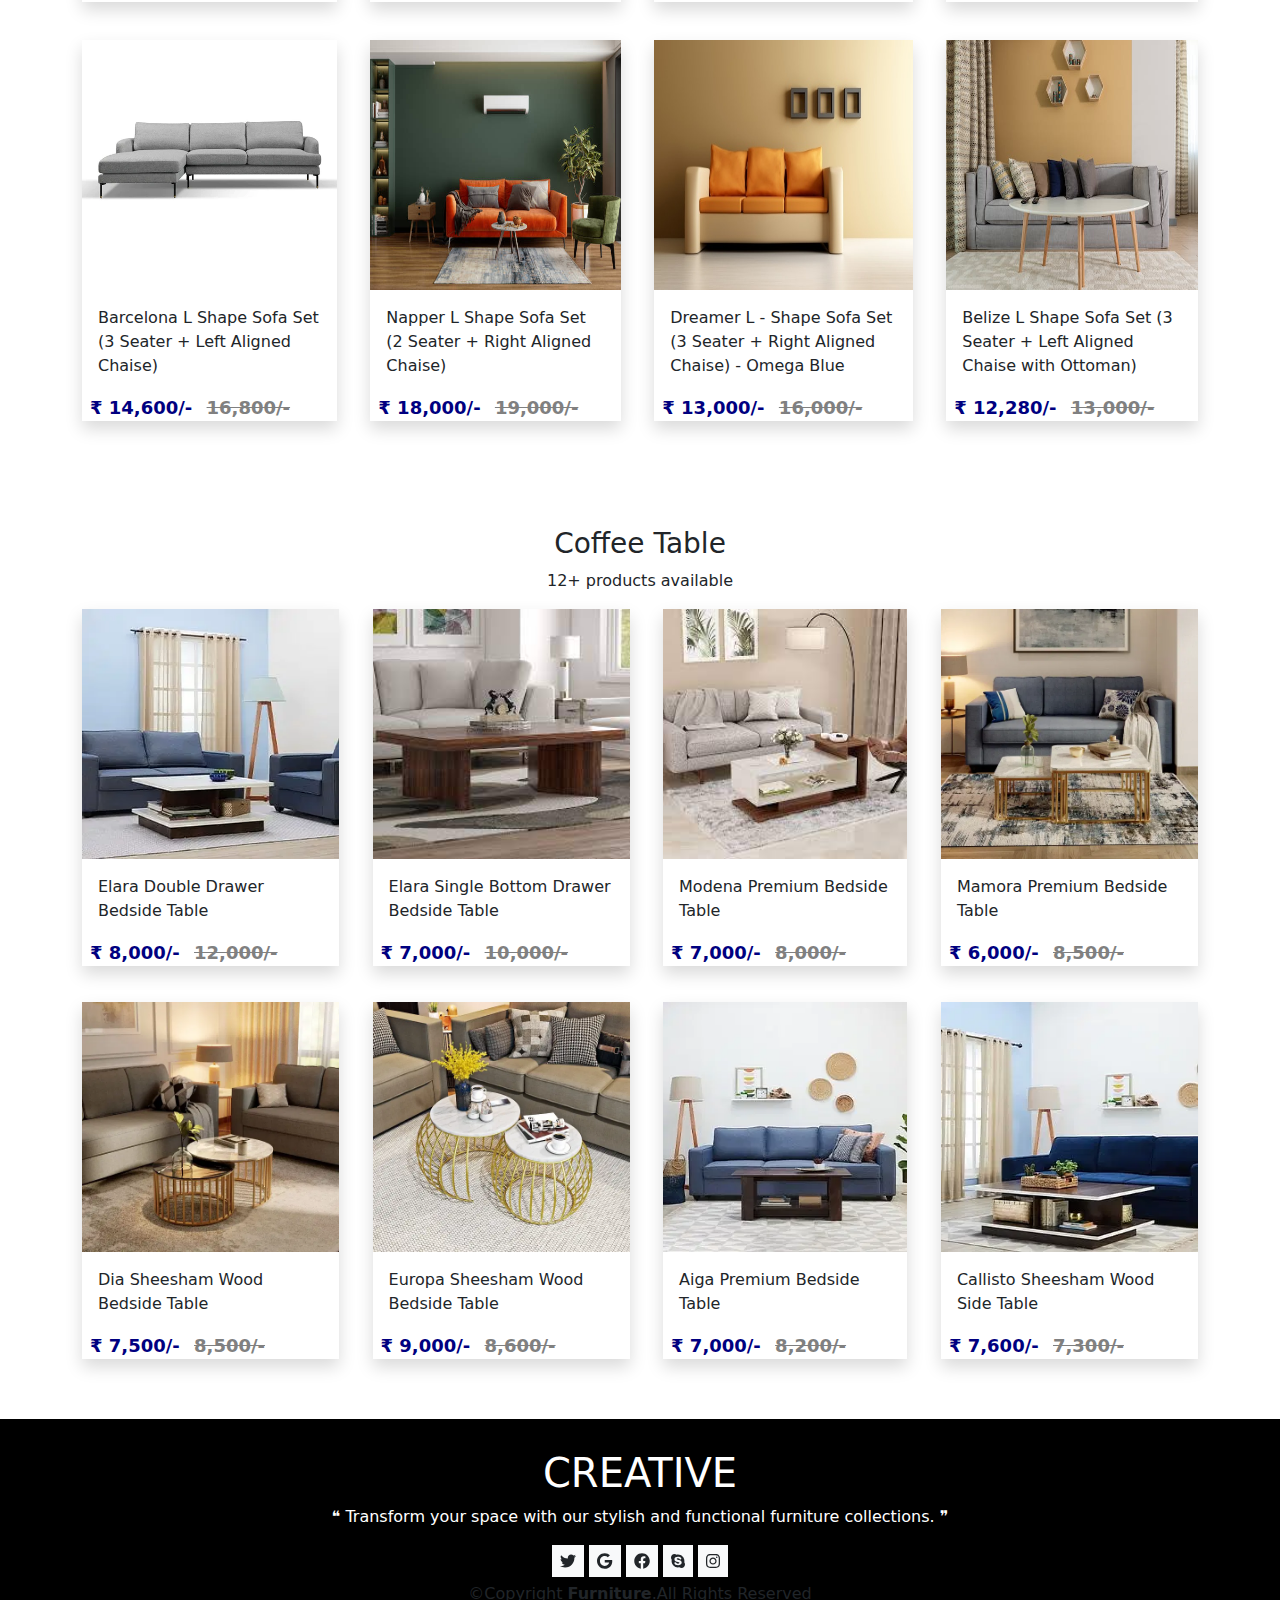
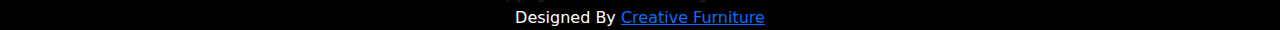
<file: Living.html>
<!DOCTYPE html>
<html lang="en">

<head>
    <meta charset="UTF-8">
    <meta http-equiv="X-UA-Compatible" content="IE=edge">
    <meta name="viewport" content="width=device-width, initial-scale=1.0">
    <link href="./bootstrap/bootstrap.min.css" rel="stylesheet">
    <link rel="stylesheet" href="./css/Badroom.css">
    <link rel="stylesheet" href="./css/Home.css">
    <!--icons-->
    <link href="./fontawesome/css/all.min.css">
    <script src="./Jquery/jquery-3.6.3.min.js"></script>
    <!--icons-->
    <title>Living page</title>
</head>

<body>
    <div class="sticky-nav">
        <nav class="navbar navbar-expand-md navbar-color" id="navbar-color">
            <div class="container">
                <a class="navbar-brand" href="/">
                    <img src="./photoicon/logo.png" alt="" width="200">
                </a>
                <button class="navbar-toggler" type="button" data-bs-toggle="collapse"
                    data-bs-target="#navbarNavDropdown" aria-controls="navbarNavDropdown" aria-expanded="false"
                    aria-label="Toggle navigation">
                    <span class="navbar-toggler-icon"></span>
                </button>
                <div class="collapse navbar-collapse" id="navbarNavDropdown">
                    <ul class="navbar-nav" style="margin-left: 41%;">
                        <li class="nav-item">
                            <a class="nav-link" href="./index.html">Home</a>
                        </li>
                        <li class="nav-item">
                            <a class="nav-link" href="./Badroom.html">Bedroom</a>
                        </li>
                        <li class="nav-item">
                            <a class="nav-link" style="border-bottom: 2px solid grey" href="./Living.html">Living</a>
                        </li>
                        <li class="nav-item">
                            <a class="nav-link" href="./dining.html">Dining</a>
                        </li>
                        <li class="nav-item">
                            <a class="nav-link" href="./about.html">About</a>
                        </li>
                        <li class="nav-item">
                            <a class="nav-link" href="contact.html">Contact</a>
                        </li>
                    </ul>
                </div>
            </div>
        </nav>
    </div>
    <div class="container py-5">
        <h3 style="text-align: center;">Chairs</h3>
        <p style="text-align: center;">10+ products available</p>
        <div class="bed-container d-grid" id="chairs">
        </div>
    </div>
    <div class="container py-5">
        <h3 style="text-align: center;">Sofas</h3>
        <p style="text-align: center;">15+ products available</p>
        <div class="bed-container d-grid my-5">
            <div class="bed-boxes shadow">
                <img src="./photoicon/sofa13.webp" alt="" class="img-fluid w-100">
                <p class="p-3 m-0">Belize Sofa - Three Seater</p>
                <span class="text-center px-2" style="color: navy; font-weight: 700; font-size: large;">₹
                    15,000/- <span class="text-decoration-line-through px-2" style="color: gray;">17,000/-</span></span>
            </div>
            <div class="bed-boxes shadow">
                <img src="./photoicon/sofa14.webp" alt="" class="img-fluid w-100">
                <p class="p-3 m-0">Napper Sofa - Single Seater</p>
                <span class="text-center px-2" style="color: navy; font-weight: 700; font-size: large;">₹
                    15,500/- <span class="text-decoration-line-through px-2" style="color: gray;">16,200/-</span></span>
            </div>
            <div class="bed-boxes shadow">
                <img src="./photoicon/sofa8.webp" alt="" class="img-fluid w-100">
                <p class="p-3 m-0">SnoozePro L Shape Sofa Set (3 Seater + Left Aligned Chaise)</p>
                <span class="text-center px-2" style="color: navy; font-weight: 700; font-size: large;">₹
                    14,000/- <span class="text-decoration-line-through px-2" style="color: gray;">17,000/-</span></span>
            </div>
            <div class="bed-boxes shadow">
                <img src="./photoicon/sofa9.jpeg" alt="" class="img-fluid w-100">
                <p class="p-3 m-0">Belize L Shape Sofa Set (3 Seater + Left Aligned Chaise)</p>
                <span class="text-center px-2" style="color: navy; font-weight: 700; font-size: large;">₹
                    17,800/- <span class="text-decoration-line-through px-2" style="color: gray;">18,000/-</span></span>
            </div>
            <div class="bed-boxes shadow">
                <img src="./photoicon/sofa7.webp" alt="" class="img-fluid w-100">
                <p class="p-3 m-0">Barcelona L Shape Sofa Set (3 Seater + Left Aligned Chaise)</p>
                <span class="text-center px-2" style="color: navy; font-weight: 700; font-size: large;">₹
                    14,600/- <span class="text-decoration-line-through px-2" style="color: gray;">16,800/-</span></span>
            </div>
            <div class="bed-boxes shadow">
                <img src="./photoicon/sofa10.jpg" alt="" class="img-fluid w-100">
                <p class="p-3 m-0">Napper L Shape Sofa Set (2 Seater + Right Aligned Chaise)</p>
                <span class="text-center px-2" style="color: navy; font-weight: 700; font-size: large;">₹
                    18,000/- <span class="text-decoration-line-through px-2" style="color: gray;">19,000/-</span></span>
            </div>
            <div class="bed-boxes shadow">
                <img src="./photoicon/sofa1.jpg" alt="" class="img-fluid w-100">
                <p class="p-3 m-0">Dreamer L - Shape Sofa Set (3 Seater + Right Aligned Chaise) - Omega Blue</p>
                <span class="text-center px-2" style="color: navy; font-weight: 700; font-size: large;">₹
                    13,000/- <span class="text-decoration-line-through px-2" style="color: gray;">16,000/-</span></span>
            </div>
            <div class="bed-boxes shadow">
                <img src="./photoicon/sofa12.jpeg" alt="" class="img-fluid w-100">
                <p class="p-3 m-0">Belize L Shape Sofa Set (3 Seater + Left Aligned Chaise with Ottoman)</p>
                <span class="text-center px-2" style="color: navy; font-weight: 700; font-size: large;">₹
                    12,280/- <span class="text-decoration-line-through px-2" style="color: gray;">13,000/-</span></span>
            </div>
        </div>
    </div>
    <div class="container py-5">
        <h3 style="text-align: center;">Coffee Table</h3>
        <p style="text-align: center;">12+ products available</p>
        <div class="bed-container d-grid ">
            <div class="bed-boxes shadow">
                <img src="./photoicon/coffeetable.webp" alt="" class="img-fluid w-100">
                <p class="p-3 m-0">Elara Double Drawer Bedside Table</p>
                <span class="text-center px-2" style="color: navy; font-weight: 700; font-size: large;">₹
                    8,000/- <span class="text-decoration-line-through px-2" style="color: gray;">12,000/-</span></span>
            </div>
            <div class="bed-boxes shadow">
                <img src="./photoicon/coffeetable1.jfif" alt="" class="img-fluid w-100">
                <p class="p-3 m-0">Elara Single Bottom Drawer Bedside Table</p>
                <span class="text-center px-2" style="color: navy; font-weight: 700; font-size: large;">₹
                    7,000/- <span class="text-decoration-line-through px-2" style="color: gray;">10,000/-</span></span>
            </div>
            <div class="bed-boxes shadow">
                <img src="./photoicon/coffeetable2.jfif" alt="" class="img-fluid w-100">
                <p class="p-3 m-0">Modena Premium Bedside Table</p>
                <span class="text-center px-2" style="color: navy; font-weight: 700; font-size: large;">₹
                    7,000/- <span class="text-decoration-line-through px-2" style="color: gray;">8,000/-</span></span>
            </div>
            <div class="bed-boxes shadow">
                <img src="./photoicon/coffeetable3.webp" alt="" class="img-fluid w-100">
                <p class="p-3 m-0">Mamora Premium Bedside Table</p>
                <span class="text-center px-2" style="color: navy; font-weight: 700; font-size: large;">₹
                    6,000/- <span class="text-decoration-line-through px-2" style="color: gray;">8,500/-</span></span>
            </div>
            <div class="bed-boxes shadow">
                <img src="./photoicon/coffeetable4.webp" alt="" class="img-fluid w-100">
                <p class="p-3 m-0">Dia Sheesham Wood Bedside Table</p>
                <span class="text-center px-2" style="color: navy; font-weight: 700; font-size: large;">₹
                    7,500/- <span class="text-decoration-line-through px-2" style="color: gray;">8,500/-</span></span>
            </div>
            <div class="bed-boxes shadow">
                <img src="./photoicon/coffeetable5.webp" alt="" class="img-fluid w-100">
                <p class="p-3 m-0">Europa Sheesham Wood Bedside Table</p>
                <span class="text-center px-2" style="color: navy; font-weight: 700; font-size: large;">₹
                    9,000/- <span class="text-decoration-line-through px-2" style="color: gray;">8,600/-</span></span>
            </div>
            <div class="bed-boxes shadow">
                <img src="./photoicon/coffeetable6.webp" alt="" class="img-fluid w-100">
                <p class="p-3 m-0">Aiga Premium Bedside Table</p>
                <span class="text-center px-2" style="color: navy; font-weight: 700; font-size: large;">₹
                    7,000/- <span class="text-decoration-line-through px-2" style="color: gray;">8,200/-</span></span>
            </div>
            <div class="bed-boxes shadow">
                <img src="./photoicon/coffeetable7.webp" alt="" class="img-fluid w-100">
                <p class="p-3 m-0">Callisto Sheesham Wood Side Table</p>
                <span class="text-center px-2" style="color: navy; font-weight: 700; font-size: large;">₹
                    7,600/- <span class="text-decoration-line-through px-2" style="color: gray;">7,300/-</span></span>
            </div>
        </div>
    </div>
    <button type="button" title="Back To Top" class="btn rounded-circle border btn-lg" id="back-top">
        <i class="fas fa-arrow-up"></i>
    </button>
    <footer id="footer" class="mt-5">
        <h1 class="text-center">CREATIVE</h1>
        <p class="text-center">&#10077 Transform your space with our stylish and functional furniture collections.
            &#10078</p>
        <div class="icons text-center">
            <a
                href="https://twitter.com/i/flow/login?input_flow_data=%7B%22requested_variant%22%3A%22eyJsYW5nIjoiZW4ifQ%3D%3D%22%7D"><i
                    class="fa-brands fa-twitter bg-light text-dark p-2"></i></a>
            <a href="https://www.google.com/"><i class="fa-brands fa-google bg-light text-dark p-2"></i></a>
            <a href="#"><i class="fa-brands fa-facebook bg-light text-dark p-2"></i></a>
            <a href="#"><i class="fa-brands fa-skype bg-light text-dark p-2"></i></a>
            <a href="#"><i class="fa-brands fa-instagram bg-light text-dark p-2"></i></a>
        </div>
        <div class="copright text-center">
            &copy;Copyright <strong><span>Furniture</span></strong>.All Rights Reserved
        </div>
        <div class="credite text-center">
            Designed By <a href="">Creative Furniture</a>
        </div>
    </footer>
    <script>
        $.ajax({
            type: "GET",
            url: "./living.xml",
            success: function (result) {
                var data = "";
                $(result).find("chairs").each(function () {
                    data += `  <div class="bed-boxes shadow">
                                 <img src="` + $(this).find('img').text() + `" alt="" class="img-fluid w-100">
                                  <p class="p-3 m-0">` + $(this).find('title').text() + `</p>
                                  <span class="text-center px-2" style="color: navy; font-weight: 700; font-size: large;">
                                    ` + $(this).find('price').text() + `<span class="text-decoration-line-through px-2"
                                    style="color: gray;">` + $(this).find('discount').text() + `</span></span>
                       </div> `
                })
                $('#chairs').append(data);
            }
        })
    </script>
    <script src="./fontawesome/js/all.min.js"></script>
    <script src="./bootstrap/bootstrap.min.js"></script>
    <script src="./css/script.js"></script>
</body>

</html>
</file>
<file: css/Home.css>
*{
    margin: 0;
    padding: 0;
}

.navbar-top{
    width: 100%;
    height: 10vh;
    display: flex;
    align-items: center;
    text-align: center;
    justify-content: space-between;
}

.sticky-nav{
    top: 0 !important;
    position: sticky !important;
    z-index: 11111;
    box-shadow: 0 0 2px darkgray;
    background: #fff;
    font-weight: 500;
}

.social-link i img{
    margin-left: 10px;
    transition: 0.5s ease;
    cursor: pointer;
}
.social-link i img:hover{
background-color: rgb(245, 239, 233);
border-radius: 50px;
}
@media screen and(max-width:400px){
    .social-link{
        width: 20px;
    }
    
}
.logo img{
    width: 200px;
}
@media screen and(max-width:420px){
    .logo h3{
        font-size: 20px;
    }
    
}
.icons i img{
    margin-left: 10px;
    cursor: pointer;
}
@media screen and(max-width:400px){
    .icons{
        width: 20px;
    }
    
}
.main_content{
    width: 100%;
    height:90vh;
    background-image: url(../photoicon/home7.jpg);
    background-size: cover;
    background-position: 90%;
}
.main_content2{
    width: 100%;
    height:90vh ;
    background-size: cover;
    background-position: 90%;
}

.navbar-color{
    background-color:rgb(231, 220, 207) ;
}
.navbar-nav{
    margin: auto;
}
.nav-link{
    margin-left: 30px;
    font-weight: bold;
    color: black !important;
    transition: 0.5s ease;
    cursor: pointer;
}
.nav-link:hover{
    color: green;
}
.content{
    /*margin-top: 150px;*/
    margin-left: 64px;
}
.content h1{
    font-size: 50px;
}
#btn1 button{
width: 150px;
height: 32px;
background: transparent;
border: 1px solid white;
font-weight: bold;
transition: 0.5s ease;
cursor: pointer;
}
#btn1 button:hover{
    background-color: green;
}
.btn2 button{
    width: 100PX;
    height: 30px;
    background: transparent;
    border: 1px solid black;
    transition: 0.5s ease;
    cursor: pointer;
}
.btn2 button:hover{
    background-color: rgba(238,224,208);
}
.tpc{
    box-shadow: 0 0 5px black;
    transition: 0.5s ease;
    cursor: pointer;
}
.tpc:hover{
    transform: translateY(-10px);
}
.c p{
    font-weight: bold;
}
.c:hover{
    transform: translateY(-8px);
}
.c{
    transition: 0.5s ease;
}
.btn3{
    text-align: center;
}
.btn3 button{
    width: 150px;
    height: 30px;
    background: transparent;
    border: 1px solid black;
    transition: 0.5s ease;
}
.btn3 button:hover{
    background-color: rgba(238,224,208);
}
#btn4 button{
    width: 150px;
    height: 30px;
    background: transparent;
    border: 1px solid black;
    transition: 0.5s ease;
}
#btn4 button:hover{
    background-color: rgba(238,224,208);
}
#footer{
    width: 100%;
    background-color: black;
}
#footer h1{
    color: white;
    padding-top: 30px;
}
#footer p{
    color: white;
}
.icons i{
    color: rgba(238,224,208);
    font-size: 30px;
    cursor: pointer;
}
.copyright{
    color: white;
    margin-top: 20px;
}
.credite{
    color: white;
}
#tpc img{
    height: 500px;
}
#back-top {
    position: fixed;
    bottom: 20px;
    right: 20px;
    display: none;
    background-color: #f2f2f2;
}

#back-top:hover {
    background: linear-gradient(rgb(0, 0, 0));
    color: rgb(0, 0, 0);
}
</file>
<file: css/Badroom.css>
*{
    margin: 0;
    padding: 0;
    box-sizing: border-box;
}
.bed-container{
    grid-template-columns: auto auto auto auto;
    gap: 3%;
    row-gap: 5%;
}
.bed-boxes:hover{
    transform: translateY(-8px);
}
.bed-boxes{
    transition: 0.5s ease;
}
.bed-boxes img{
    height: 250px;
}
</file>
